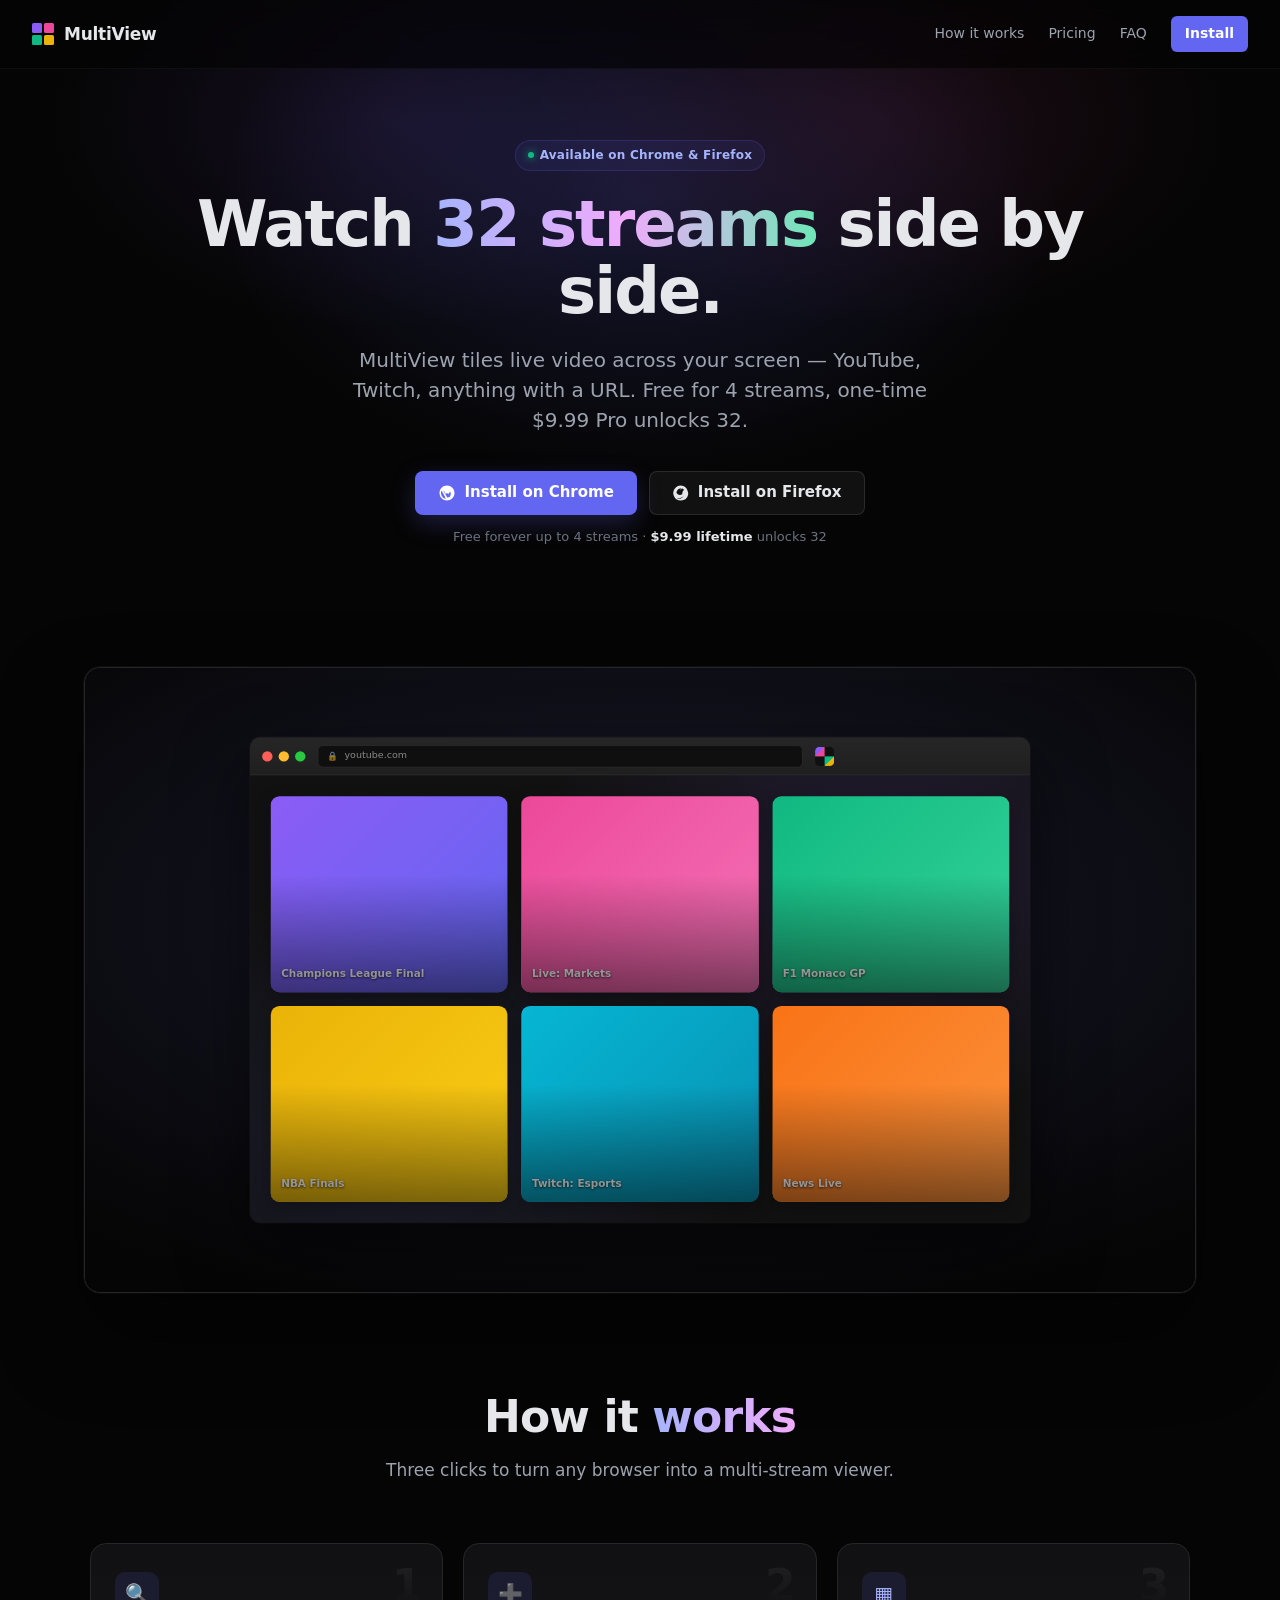
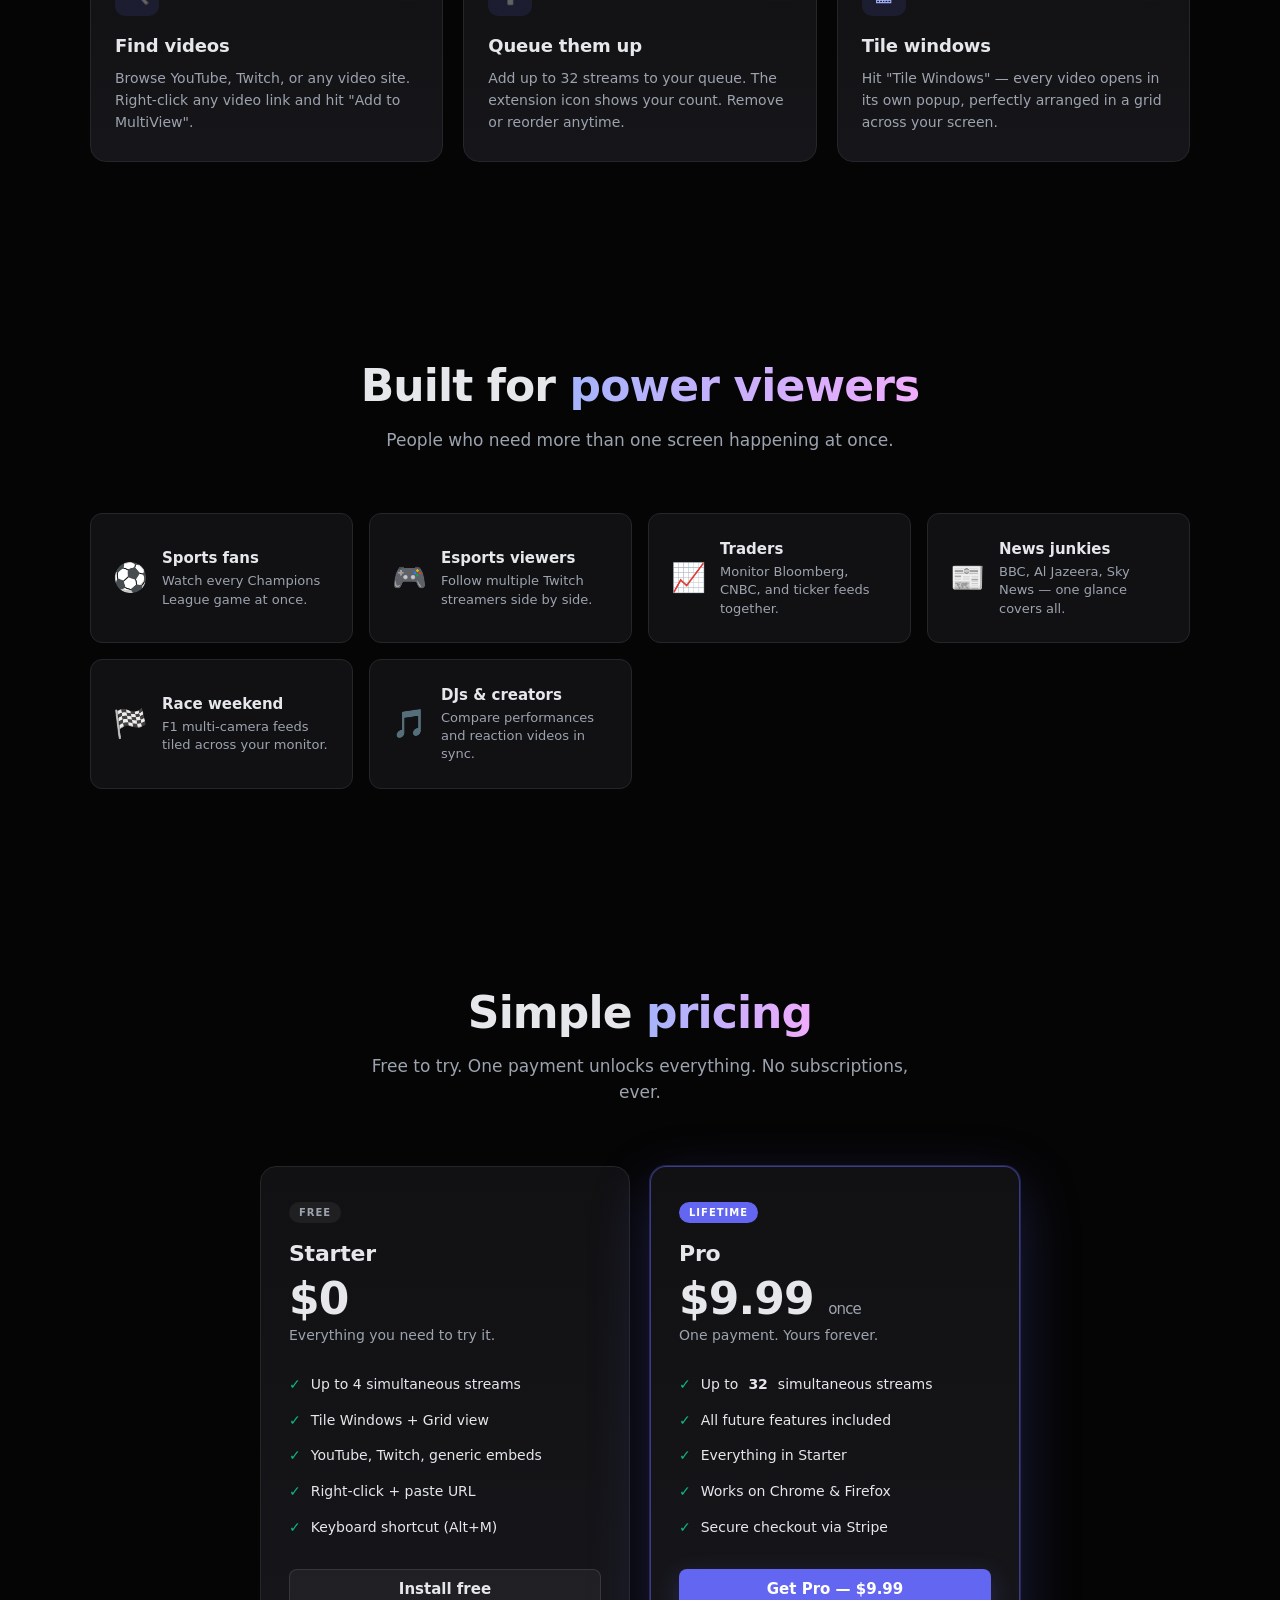
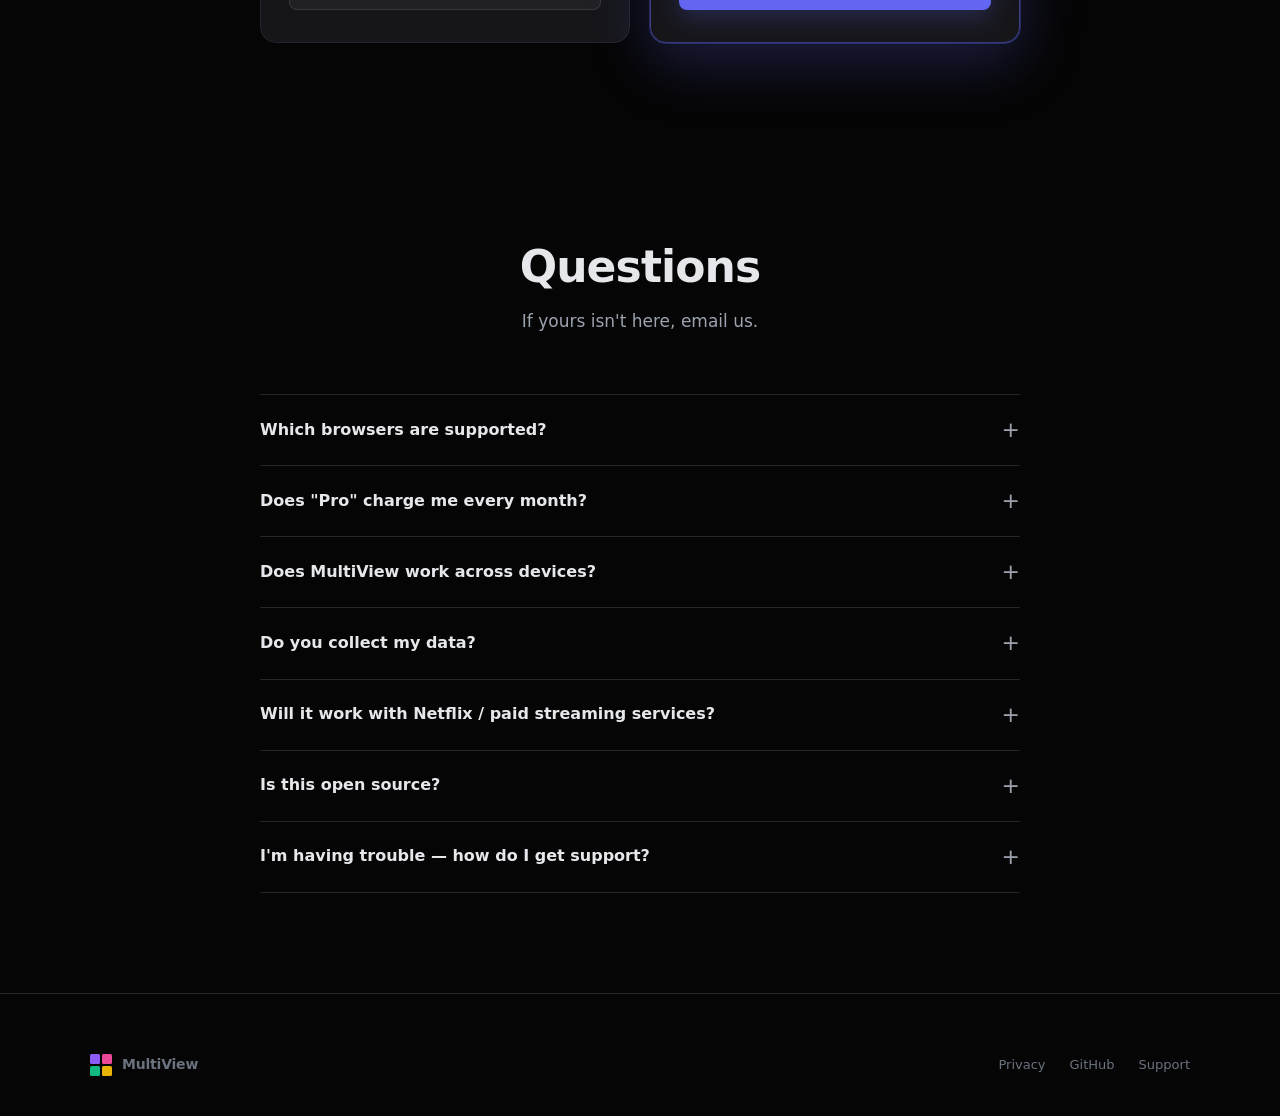
<file: docs/index.html>
<!DOCTYPE html>
<html lang="en">
<head>
<meta charset="utf-8" />
<meta name="viewport" content="width=device-width, initial-scale=1, viewport-fit=cover" />
<title>MultiView — Watch up to 32 videos simultaneously</title>
<meta name="description" content="Watch up to 32 YouTube, Twitch, and embedded videos side by side in a grid or tiled windows. Free for 4 streams, one-time $9.99 Pro upgrade unlocks 32." />
<meta property="og:title" content="MultiView — Watch up to 32 videos simultaneously" />
<meta property="og:description" content="Tile live video across your screen. Free for 4 streams, $9.99 Pro unlocks 32." />
<meta property="og:url" content="https://multiviewapp.net" />
<meta property="og:type" content="website" />
<meta name="twitter:card" content="summary_large_image" />
<link rel="icon" href="data:image/svg+xml;utf8,<svg xmlns='http://www.w3.org/2000/svg' viewBox='0 0 32 32'><rect width='14' height='14' x='1' y='1' rx='2' fill='%238b5cf6'/><rect width='14' height='14' x='17' y='1' rx='2' fill='%23ec4899'/><rect width='14' height='14' x='1' y='17' rx='2' fill='%2310b981'/><rect width='14' height='14' x='17' y='17' rx='2' fill='%23eab308'/></svg>" />
<style>
  :root {
    --accent: #6366f1;
    --accent-2: #a5b4fc;
    --accent-glow: rgba(99,102,241,.25);
    --bg: #050505;
    --bg-2: #0a0a0a;
    --panel: #111113;
    --panel-2: #16161a;
    --border: #26262a;
    --text: #e5e7eb;
    --muted: #9ca3af;
    --muted-2: #6b7280;
    --success: #10b981;
    --success-dim: #064e3b;
    --success-text: #6ee7b7;
  }
  * { margin: 0; padding: 0; box-sizing: border-box; }
  html { scroll-behavior: smooth; }
  body {
    background: var(--bg);
    color: var(--text);
    font: 500 16px/1.55 ui-sans-serif, -apple-system, BlinkMacSystemFont, "SF Pro Text", system-ui, "Segoe UI", "Helvetica Neue", sans-serif;
    -webkit-font-smoothing: antialiased;
    text-rendering: optimizeLegibility;
    overflow-x: hidden;
  }
  a { color: inherit; text-decoration: none; }

  /* ========== TOP BAR ========== */
  .topbar {
    position: fixed;
    top: 0; left: 0; right: 0;
    z-index: 100;
    display: flex;
    align-items: center;
    padding: 16px 32px;
    background: rgba(5,5,5,.72);
    backdrop-filter: blur(24px) saturate(180%);
    -webkit-backdrop-filter: blur(24px) saturate(180%);
    border-bottom: 1px solid rgba(255,255,255,.04);
  }
  .logo {
    display: flex; align-items: center; gap: 10px;
    font-weight: 700;
    font-size: 17px;
    letter-spacing: -0.015em;
  }
  .logo-mark {
    width: 22px; height: 22px;
    border-radius: 5px;
    display: grid;
    grid-template: 1fr 1fr / 1fr 1fr;
    gap: 1.5px;
  }
  .logo-mark span {
    border-radius: 1.5px;
  }
  .logo-mark span:nth-child(1) { background: #8b5cf6; }
  .logo-mark span:nth-child(2) { background: #ec4899; }
  .logo-mark span:nth-child(3) { background: #10b981; }
  .logo-mark span:nth-child(4) { background: #eab308; }
  .nav-links {
    margin-left: auto;
    display: flex;
    gap: 24px;
    align-items: center;
    font-size: 14px;
    color: var(--muted);
  }
  .nav-links a:hover { color: var(--text); }
  .nav-cta {
    padding: 7px 14px;
    background: var(--accent);
    color: white !important;
    border-radius: 6px;
    font-weight: 600;
  }
  .nav-cta:hover { background: #4f46e5; }

  /* ========== HERO ========== */
  .hero {
    position: relative;
    padding: 140px 24px 60px;
    text-align: center;
    overflow: hidden;
  }
  .hero::before {
    content: "";
    position: absolute;
    top: -200px; left: 50%;
    width: 1200px; height: 800px;
    transform: translateX(-50%);
    background:
      radial-gradient(600px 400px at 50% 50%, rgba(99,102,241,.18), transparent 70%),
      radial-gradient(500px 300px at 30% 40%, rgba(139,92,246,.12), transparent 70%),
      radial-gradient(500px 300px at 70% 40%, rgba(236,72,153,.10), transparent 70%);
    pointer-events: none;
    z-index: 0;
  }
  .hero > * { position: relative; z-index: 1; }

  .eyebrow {
    display: inline-flex;
    align-items: center;
    gap: 6px;
    padding: 5px 12px;
    background: rgba(99,102,241,.08);
    border: 1px solid rgba(99,102,241,.2);
    border-radius: 999px;
    font-size: 12px;
    font-weight: 600;
    color: var(--accent-2);
    letter-spacing: 0.02em;
    margin-bottom: 20px;
  }
  .eyebrow::before {
    content: "";
    width: 6px; height: 6px;
    border-radius: 50%;
    background: var(--success);
    box-shadow: 0 0 8px var(--success);
  }

  .hero h1 {
    font-size: clamp(36px, 6vw, 64px);
    font-weight: 800;
    line-height: 1.05;
    letter-spacing: -0.03em;
    max-width: 900px;
    margin: 0 auto 20px;
  }
  .hero h1 .gradient {
    background: linear-gradient(90deg, #a5b4fc, #f0abfc, #6ee7b7);
    -webkit-background-clip: text;
    -webkit-text-fill-color: transparent;
    background-clip: text;
  }
  .hero p.subtitle {
    font-size: clamp(16px, 2vw, 20px);
    line-height: 1.5;
    color: var(--muted);
    max-width: 620px;
    margin: 0 auto 36px;
  }
  .hero .ctas {
    display: flex;
    gap: 12px;
    justify-content: center;
    flex-wrap: wrap;
    margin-bottom: 12px;
  }

  .btn {
    display: inline-flex;
    align-items: center;
    gap: 8px;
    padding: 12px 22px;
    border-radius: 8px;
    font-weight: 600;
    font-size: 15px;
    line-height: 1;
    border: 1px solid transparent;
    transition: transform .15s, background .2s;
  }
  .btn:hover { transform: translateY(-1px); }
  .btn.primary {
    background: var(--accent);
    color: white;
    box-shadow: 0 8px 24px var(--accent-glow);
  }
  .btn.primary:hover { background: #4f46e5; }
  .btn.secondary {
    background: rgba(255,255,255,.05);
    color: var(--text);
    border-color: rgba(255,255,255,.1);
  }
  .btn.secondary:hover { background: rgba(255,255,255,.08); }
  .btn .icon { width: 18px; height: 18px; flex-shrink: 0; }

  .micro-proof {
    font-size: 13px;
    color: var(--muted-2);
    margin-top: 4px;
  }
  .micro-proof strong { color: var(--text); }

  /* ========== DEMO FRAME ========== */
  .demo-frame-wrap {
    max-width: 1160px;
    margin: 60px auto 0;
    padding: 0 24px;
    position: relative;
  }
  .demo-frame-wrap::before {
    content: "";
    position: absolute;
    inset: -40px -80px;
    background: radial-gradient(600px 300px at 50% 50%, rgba(99,102,241,.25), transparent 70%);
    pointer-events: none;
    z-index: -1;
  }
  .demo-iframe {
    width: 100%;
    aspect-ratio: 16 / 9;
    border: 1px solid var(--border);
    border-radius: 16px;
    background: var(--bg-2);
    box-shadow:
      0 40px 80px rgba(0,0,0,.5),
      0 0 0 1px rgba(255,255,255,.04);
    display: block;
  }

  /* ========== SECTIONS ========== */
  section {
    padding: 100px 24px;
    position: relative;
  }
  .container {
    max-width: 1100px;
    margin: 0 auto;
  }
  h2 {
    font-size: clamp(28px, 4vw, 44px);
    font-weight: 800;
    line-height: 1.1;
    letter-spacing: -0.02em;
    text-align: center;
    margin-bottom: 16px;
  }
  h2 .gradient {
    background: linear-gradient(90deg, #a5b4fc, #f0abfc);
    -webkit-background-clip: text;
    -webkit-text-fill-color: transparent;
    background-clip: text;
  }
  .section-sub {
    text-align: center;
    color: var(--muted);
    font-size: 17px;
    max-width: 560px;
    margin: 0 auto 60px;
  }

  /* ========== HOW IT WORKS ========== */
  .steps {
    display: grid;
    grid-template-columns: repeat(3, 1fr);
    gap: 20px;
  }
  .step {
    padding: 28px 24px;
    background: linear-gradient(180deg, var(--panel), var(--panel-2));
    border: 1px solid var(--border);
    border-radius: 16px;
    position: relative;
  }
  .step-num {
    position: absolute;
    top: 20px;
    right: 20px;
    font-size: 44px;
    font-weight: 800;
    background: linear-gradient(180deg, rgba(255,255,255,.06), transparent);
    -webkit-background-clip: text;
    -webkit-text-fill-color: transparent;
    background-clip: text;
    line-height: 1;
  }
  .step-icon {
    width: 44px; height: 44px;
    border-radius: 10px;
    background: rgba(99,102,241,.12);
    color: var(--accent-2);
    display: flex;
    align-items: center;
    justify-content: center;
    margin-bottom: 16px;
    font-size: 20px;
  }
  .step h3 {
    font-size: 18px;
    font-weight: 700;
    margin-bottom: 8px;
    letter-spacing: -0.01em;
  }
  .step p {
    font-size: 14px;
    color: var(--muted);
    line-height: 1.55;
  }

  /* ========== USE CASES ========== */
  .use-cases {
    display: grid;
    grid-template-columns: repeat(auto-fit, minmax(220px, 1fr));
    gap: 16px;
  }
  .use-card {
    padding: 24px 22px;
    background: var(--panel);
    border: 1px solid var(--border);
    border-radius: 12px;
    display: flex;
    align-items: center;
    gap: 14px;
    transition: border-color .2s, transform .15s;
  }
  .use-card:hover {
    border-color: rgba(99,102,241,.4);
    transform: translateY(-2px);
  }
  .use-emoji {
    font-size: 28px;
    line-height: 1;
  }
  .use-card h4 {
    font-size: 15px;
    font-weight: 700;
    margin-bottom: 2px;
  }
  .use-card p {
    font-size: 13px;
    color: var(--muted);
    line-height: 1.4;
  }

  /* ========== PRICING ========== */
  .pricing {
    display: grid;
    grid-template-columns: 1fr 1fr;
    gap: 20px;
    max-width: 760px;
    margin: 0 auto;
  }
  .plan {
    padding: 32px 28px;
    background: linear-gradient(180deg, var(--panel), var(--panel-2));
    border: 1px solid var(--border);
    border-radius: 16px;
    position: relative;
  }
  .plan.featured {
    border-color: rgba(99,102,241,.5);
    box-shadow: 0 0 0 1px rgba(99,102,241,.3), 0 20px 60px var(--accent-glow);
  }
  .plan-tag {
    display: inline-block;
    padding: 3px 10px;
    font-size: 10px;
    font-weight: 700;
    letter-spacing: 0.1em;
    text-transform: uppercase;
    border-radius: 999px;
    margin-bottom: 14px;
  }
  .plan.free .plan-tag { background: rgba(255,255,255,.06); color: var(--muted); }
  .plan.featured .plan-tag { background: var(--accent); color: white; }
  .plan-name {
    font-size: 22px;
    font-weight: 700;
    margin-bottom: 6px;
    letter-spacing: -0.01em;
  }
  .plan-price {
    font-size: 44px;
    font-weight: 800;
    line-height: 1;
    letter-spacing: -0.02em;
    margin-bottom: 4px;
  }
  .plan-price small {
    font-size: 15px;
    font-weight: 500;
    color: var(--muted);
  }
  .plan-blurb {
    color: var(--muted);
    font-size: 14px;
    margin-bottom: 20px;
  }
  .plan-feats {
    list-style: none;
    margin-bottom: 24px;
  }
  .plan-feats li {
    padding: 7px 0;
    font-size: 14px;
    display: flex;
    align-items: center;
    gap: 10px;
  }
  .plan-feats li::before {
    content: "✓";
    color: var(--success);
    font-weight: 700;
  }
  .plan .btn { width: 100%; justify-content: center; }

  /* ========== FAQ ========== */
  .faq {
    max-width: 760px;
    margin: 0 auto;
  }
  .faq details {
    border-top: 1px solid var(--border);
    padding: 18px 0;
  }
  .faq details:last-child { border-bottom: 1px solid var(--border); }
  .faq summary {
    cursor: pointer;
    font-weight: 600;
    font-size: 16px;
    display: flex;
    align-items: center;
    justify-content: space-between;
    list-style: none;
  }
  .faq summary::-webkit-details-marker { display: none; }
  .faq summary::after {
    content: "+";
    font-size: 22px;
    color: var(--muted);
    font-weight: 300;
    transition: transform .2s;
  }
  .faq details[open] summary::after { transform: rotate(45deg); }
  .faq details[open] summary { color: var(--accent-2); }
  .faq .answer {
    margin-top: 10px;
    color: var(--muted);
    font-size: 14px;
    line-height: 1.6;
  }
  .faq .answer a { color: var(--accent-2); }
  .faq .answer a:hover { text-decoration: underline; }

  /* ========== FOOTER ========== */
  footer {
    padding: 60px 24px 40px;
    border-top: 1px solid var(--border);
    color: var(--muted-2);
    font-size: 13px;
  }
  .footer-inner {
    max-width: 1100px;
    margin: 0 auto;
    display: flex;
    align-items: center;
    gap: 24px;
    flex-wrap: wrap;
  }
  .footer-inner .logo { font-size: 14px; }
  .footer-links {
    margin-left: auto;
    display: flex;
    gap: 24px;
  }
  .footer-links a:hover { color: var(--text); }

  /* ========== RESPONSIVE ========== */
  @media (max-width: 780px) {
    .topbar { padding: 14px 18px; }
    .nav-links { gap: 14px; }
    .nav-links a:not(.nav-cta) { display: none; }
    .hero { padding: 110px 18px 40px; }
    section { padding: 70px 18px; }
    .steps { grid-template-columns: 1fr; }
    .pricing { grid-template-columns: 1fr; }
  }
</style>
</head>
<body>

<div class="topbar">
  <a href="#" class="logo">
    <span class="logo-mark"><span></span><span></span><span></span><span></span></span>
    MultiView
  </a>
  <div class="nav-links">
    <a href="#how">How it works</a>
    <a href="#pricing">Pricing</a>
    <a href="#faq">FAQ</a>
    <a href="https://chromewebstore.google.com/detail/multiview/hbbgjnahoabdlcfpmlpomhajjajchbjn" class="nav-cta" target="_blank" rel="noopener">Install</a>
  </div>
</div>

<section class="hero">
  <div class="eyebrow">Available on Chrome &amp; Firefox</div>
  <h1>Watch <span class="gradient">32 streams</span> side by side.</h1>
  <p class="subtitle">MultiView tiles live video across your screen — YouTube, Twitch, anything with a URL. Free for 4 streams, one-time $9.99 Pro unlocks 32.</p>
  <div class="ctas">
    <a href="https://chromewebstore.google.com/detail/multiview/hbbgjnahoabdlcfpmlpomhajjajchbjn" class="btn primary" target="_blank" rel="noopener">
      <svg class="icon" viewBox="0 0 24 24" fill="currentColor"><path d="M12 2C6.48 2 2 6.48 2 12s4.48 10 10 10 10-4.48 10-10S17.52 2 12 2zm0 18c-4.41 0-8-3.59-8-8 0-1.13.24-2.21.66-3.18l4.85 8.4C8.96 18.54 10.4 20 12 20zm.35-2-4.87-8.44C8.23 8.09 9.46 7.5 12 7.5c3.06 0 5.56 2.24 5.56 5.5 0 3.26-2.5 5-5.21 5zm5.3-9.83C16.88 6.18 14.57 5 12 5 9.78 5 8.08 5.93 7 7.35l3.56 6.17C11.18 12.74 11.58 12 12 12c.42 0 .82.74 1.44 1.52L17.65 8.17zM19.34 8h-5.33C15.74 9.09 17 10.88 17 13c0 1.73-.62 3.21-1.65 4.18L11.5 20h.5c4.41 0 8-3.59 8-8 0-1.45-.39-2.81-1.06-4z"/></svg>
      Install on Chrome
    </a>
    <a href="https://addons.mozilla.org/en-US/firefox/addon/multiview-ext/" class="btn secondary" target="_blank" rel="noopener">
      <svg class="icon" viewBox="0 0 24 24" fill="currentColor"><path d="M20.97 9.66a10 10 0 00-3.5-5.5 9.9 9.9 0 00-2.45-1.56 10 10 0 00-10.4 2.4 10 10 0 00-1.92 11.24 10 10 0 009.05 5.75 10 10 0 009.84-7.9 10 10 0 00-.62-4.43zm-8.5-4.43a3.5 3.5 0 012.2.8 7 7 0 00-3.43 1.78 3.5 3.5 0 011.24-2.58zm-6.47 6.67a6 6 0 015.7-6.14 5.5 5.5 0 014.27 1.8 7 7 0 00-2.27 6 6 6 0 01-7.7-1.66zm9.8 3.36a4 4 0 01-.32.87 7 7 0 01-4.63 3.6 6 6 0 01-4.52-1.02 7.5 7.5 0 005.62-.44 7 7 0 003.85-3z"/></svg>
      Install on Firefox
    </a>
  </div>
  <p class="micro-proof">Free forever up to 4 streams · <strong>$9.99 lifetime</strong> unlocks 32</p>
</section>

<div class="demo-frame-wrap">
  <iframe class="demo-iframe" src="demo/" loading="lazy" title="MultiView demo"></iframe>
</div>

<section id="how">
  <div class="container">
    <h2>How it <span class="gradient">works</span></h2>
    <p class="section-sub">Three clicks to turn any browser into a multi-stream viewer.</p>
    <div class="steps">
      <div class="step">
        <div class="step-num">1</div>
        <div class="step-icon">🔍</div>
        <h3>Find videos</h3>
        <p>Browse YouTube, Twitch, or any video site. Right-click any video link and hit "Add to MultiView".</p>
      </div>
      <div class="step">
        <div class="step-num">2</div>
        <div class="step-icon">➕</div>
        <h3>Queue them up</h3>
        <p>Add up to 32 streams to your queue. The extension icon shows your count. Remove or reorder anytime.</p>
      </div>
      <div class="step">
        <div class="step-num">3</div>
        <div class="step-icon">▦</div>
        <h3>Tile windows</h3>
        <p>Hit "Tile Windows" — every video opens in its own popup, perfectly arranged in a grid across your screen.</p>
      </div>
    </div>
  </div>
</section>

<section>
  <div class="container">
    <h2>Built for <span class="gradient">power viewers</span></h2>
    <p class="section-sub">People who need more than one screen happening at once.</p>
    <div class="use-cases">
      <div class="use-card">
        <div class="use-emoji">⚽</div>
        <div>
          <h4>Sports fans</h4>
          <p>Watch every Champions League game at once.</p>
        </div>
      </div>
      <div class="use-card">
        <div class="use-emoji">🎮</div>
        <div>
          <h4>Esports viewers</h4>
          <p>Follow multiple Twitch streamers side by side.</p>
        </div>
      </div>
      <div class="use-card">
        <div class="use-emoji">📈</div>
        <div>
          <h4>Traders</h4>
          <p>Monitor Bloomberg, CNBC, and ticker feeds together.</p>
        </div>
      </div>
      <div class="use-card">
        <div class="use-emoji">📰</div>
        <div>
          <h4>News junkies</h4>
          <p>BBC, Al Jazeera, Sky News — one glance covers all.</p>
        </div>
      </div>
      <div class="use-card">
        <div class="use-emoji">🏁</div>
        <div>
          <h4>Race weekend</h4>
          <p>F1 multi-camera feeds tiled across your monitor.</p>
        </div>
      </div>
      <div class="use-card">
        <div class="use-emoji">🎵</div>
        <div>
          <h4>DJs &amp; creators</h4>
          <p>Compare performances and reaction videos in sync.</p>
        </div>
      </div>
    </div>
  </div>
</section>

<section id="pricing">
  <div class="container">
    <h2>Simple <span class="gradient">pricing</span></h2>
    <p class="section-sub">Free to try. One payment unlocks everything. No subscriptions, ever.</p>
    <div class="pricing">
      <div class="plan free">
        <span class="plan-tag">Free</span>
        <div class="plan-name">Starter</div>
        <div class="plan-price">$0</div>
        <p class="plan-blurb">Everything you need to try it.</p>
        <ul class="plan-feats">
          <li>Up to 4 simultaneous streams</li>
          <li>Tile Windows + Grid view</li>
          <li>YouTube, Twitch, generic embeds</li>
          <li>Right-click + paste URL</li>
          <li>Keyboard shortcut (Alt+M)</li>
        </ul>
        <a href="https://chromewebstore.google.com/detail/multiview/hbbgjnahoabdlcfpmlpomhajjajchbjn" class="btn secondary" target="_blank" rel="noopener">Install free</a>
      </div>
      <div class="plan featured">
        <span class="plan-tag">Lifetime</span>
        <div class="plan-name">Pro</div>
        <div class="plan-price">$9.99 <small>once</small></div>
        <p class="plan-blurb">One payment. Yours forever.</p>
        <ul class="plan-feats">
          <li>Up to <strong>32</strong> simultaneous streams</li>
          <li>All future features included</li>
          <li>Everything in Starter</li>
          <li>Works on Chrome &amp; Firefox</li>
          <li>Secure checkout via Stripe</li>
        </ul>
        <a href="https://chromewebstore.google.com/detail/multiview/hbbgjnahoabdlcfpmlpomhajjajchbjn" class="btn primary" target="_blank" rel="noopener">Get Pro — $9.99</a>
      </div>
    </div>
  </div>
</section>

<section id="faq">
  <div class="container">
    <h2>Questions</h2>
    <p class="section-sub">If yours isn't here, <a href="mailto:multiview@duck.com">email us</a>.</p>
    <div class="faq">
      <details>
        <summary>Which browsers are supported?</summary>
        <div class="answer">Chrome, Edge, Brave, Opera, and Arc (all Chromium-based) plus Firefox. Safari isn't supported yet — the Mac App Store's in-app purchase rules make it a separate build; we may add it later.</div>
      </details>
      <details>
        <summary>Does "Pro" charge me every month?</summary>
        <div class="answer">No. $9.99 is a one-time payment for a lifetime license. No subscription, no recurring charge. All future features are included.</div>
      </details>
      <details>
        <summary>Does MultiView work across devices?</summary>
        <div class="answer">Your Pro license is tied to the email you use at checkout. You can restore it on any browser where you install MultiView by clicking "Restore purchase" in the popup.</div>
      </details>
      <details>
        <summary>Do you collect my data?</summary>
        <div class="answer">No browsing history, no analytics, no tracking, no ads. Your video queue is stored locally in your browser. The optional Pro upgrade uses ExtensionPay (Stripe) — only your email and card info go to them during checkout. Full details in the <a href="privacy.html">privacy policy</a>.</div>
      </details>
      <details>
        <summary>Will it work with Netflix / paid streaming services?</summary>
        <div class="answer">Only with content that allows embedding. Netflix, HBO, and most subscription services block embedding via DRM, so they won't tile. YouTube, Twitch, Dailymotion, Vimeo, and any publicly embeddable video site work fine.</div>
      </details>
      <details>
        <summary>Is this open source?</summary>
        <div class="answer">Yes. Source code is on <a href="https://github.com/motaly86/multiview" target="_blank" rel="noopener">GitHub</a>. Licensed under MIT.</div>
      </details>
      <details>
        <summary>I'm having trouble — how do I get support?</summary>
        <div class="answer">Email <a href="mailto:multiview@duck.com">multiview@duck.com</a> or open an issue on <a href="https://github.com/motaly86/multiview/issues" target="_blank" rel="noopener">GitHub</a>. We usually reply within a day.</div>
      </details>
    </div>
  </div>
</section>

<footer>
  <div class="footer-inner">
    <a href="#" class="logo">
      <span class="logo-mark"><span></span><span></span><span></span><span></span></span>
      MultiView
    </a>
    <div class="footer-links">
      <a href="privacy.html">Privacy</a>
      <a href="https://github.com/motaly86/multiview" target="_blank" rel="noopener">GitHub</a>
      <a href="mailto:multiview@duck.com">Support</a>
    </div>
  </div>
</footer>

</body>
</html>
</file>
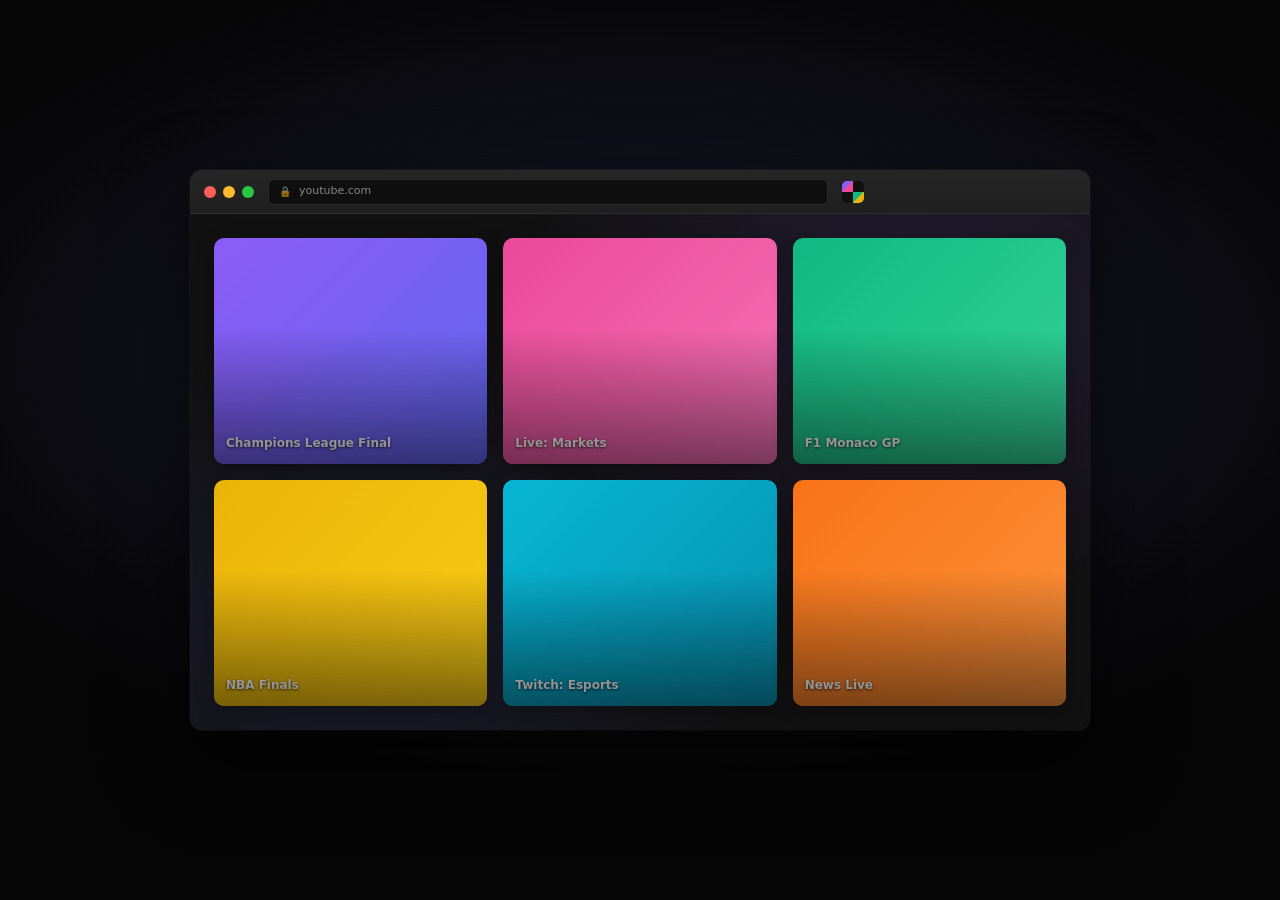
<file: docs/demo/index.html>
<!DOCTYPE html>
<html lang="en">
<head>
<meta charset="utf-8" />
<meta name="viewport" content="width=device-width,initial-scale=1" />
<title>MultiView — Demo</title>
<style>
  :root {
    --accent: #6366f1;
    --accent-2: #a5b4fc;
    --bg: #0a0a0a;
    --panel: #111;
    --panel-2: #1a1a1a;
    --border: #2a2a2a;
    --text: #e5e7eb;
    --muted: #6b7280;
    --cycle: 16s;
    --t1: #8b5cf6;
    --t2: #ec4899;
    --t3: #10b981;
    --t4: #eab308;
    --t5: #06b6d4;
    --t6: #f97316;
    --t7: #ef4444;
    --t8: #84cc16;
  }
  * { margin: 0; padding: 0; box-sizing: border-box; }
  html, body { height: 100%; overflow: hidden; }
  body {
    background: radial-gradient(1200px 600px at 50% 40%, #1a1a2e, #050505 70%);
    color: var(--text);
    font: 500 14px/1.3 -apple-system, BlinkMacSystemFont, "SF Pro Text", system-ui, sans-serif;
    -webkit-font-smoothing: antialiased;
    display: flex;
    align-items: center;
    justify-content: center;
  }

  .stage-wrap {
    width: 100vw;
    height: 100vh;
    display: flex;
    align-items: center;
    justify-content: center;
    overflow: hidden;
  }
  .stage {
    position: relative;
    width: 1280px;
    height: 720px;
    flex-shrink: 0;
    border-radius: 16px;
    transform: scale(var(--fit, 1));
    transform-origin: center;
  }

  /* === BROWSER WINDOW === */
  .browser {
    position: absolute;
    top: 50%; left: 50%;
    transform: translate(-50%, -50%) scale(1);
    width: 900px;
    height: 560px;
    background: var(--panel-2);
    border-radius: 12px;
    box-shadow:
      0 30px 80px rgba(0,0,0,.55),
      0 0 0 1px rgba(255,255,255,.04);
    overflow: hidden;
    opacity: 1;
    animation: browser-life var(--cycle) infinite cubic-bezier(.2,.7,.3,1);
  }

  .chrome-bar {
    height: 44px;
    background: linear-gradient(#262626, #1f1f1f);
    display: flex;
    align-items: center;
    padding: 0 14px;
    gap: 14px;
    border-bottom: 1px solid rgba(255,255,255,.04);
  }
  .tl { display: flex; gap: 7px; }
  .tl span { width: 12px; height: 12px; border-radius: 50%; }
  .tl span:nth-child(1) { background: #ff5f57; }
  .tl span:nth-child(2) { background: #febc2e; }
  .tl span:nth-child(3) { background: #28c840; }
  .urlbar {
    flex: 1;
    height: 26px;
    background: #0f0f0f;
    border: 1px solid #2a2a2a;
    border-radius: 6px;
    display: flex;
    align-items: center;
    padding: 0 10px;
    color: #888;
    font-size: 11px;
    max-width: 560px;
  }
  .urlbar::before {
    content: "🔒";
    margin-right: 8px;
    opacity: .6;
    font-size: 10px;
  }
  .toolbar-icons {
    display: flex;
    gap: 10px;
    align-items: center;
  }
  .ext-icon {
    width: 22px; height: 22px;
    border-radius: 5px;
    background:
      linear-gradient(135deg, var(--t1) 0 50%, var(--t2) 50% 100%) top left/50% 50% no-repeat,
      linear-gradient(135deg, var(--t3) 0 50%, var(--t4) 50% 100%) bottom right/50% 50% no-repeat,
      var(--panel);
    position: relative;
    box-shadow: 0 0 0 2px transparent;
    transition: box-shadow .2s;
  }
  .ext-icon::after {
    content: "";
    position: absolute;
    inset: 0;
    display: grid;
    grid-template: 1fr 1fr / 1fr 1fr;
    gap: 2px;
    padding: 2px;
  }

  /* Browser content — a sample YouTube-like page */
  .browser-body {
    height: calc(100% - 44px);
    padding: 24px;
    background:
      radial-gradient(400px 300px at 80% 20%, rgba(139,92,246,.15), transparent),
      radial-gradient(400px 300px at 20% 80%, rgba(99,102,241,.12), transparent),
      var(--panel);
    position: relative;
  }
  .site-thumbnails {
    display: grid;
    grid-template: repeat(2, 1fr) / repeat(3, 1fr);
    gap: 16px;
    height: 100%;
  }
  .site-thumb {
    border-radius: 10px;
    position: relative;
    overflow: hidden;
    box-shadow: 0 6px 20px rgba(0,0,0,.3);
  }
  .site-thumb .meta {
    position: absolute;
    left: 12px; bottom: 12px; right: 12px;
    font-size: 12px;
    font-weight: 600;
    color: #fff;
    text-shadow: 0 1px 3px rgba(0,0,0,.7);
  }
  .site-thumb::after {
    content: "";
    position: absolute;
    inset: 0;
    background: linear-gradient(180deg, transparent 40%, rgba(0,0,0,.5));
  }

  /* === RIGHT-CLICK CONTEXT MENU === */
  .cursor {
    position: absolute;
    top: 158px;
    left: 260px;
    width: 22px;
    height: 24px;
    z-index: 20;
    opacity: 0;
    filter: drop-shadow(0 2px 4px rgba(0,0,0,.5));
    pointer-events: none;
    animation: cursor-life var(--cycle) infinite;
  }
  .cursor::before {
    content: "";
    position: absolute;
    inset: 0;
    background: url("data:image/svg+xml;utf8,<svg xmlns='http://www.w3.org/2000/svg' viewBox='0 0 24 24'><path d='M3 2 L3 19 L8 15 L11 22 L14 20 L11 13 L18 13 Z' fill='white' stroke='black' stroke-width='1.2' stroke-linejoin='round'/></svg>") no-repeat center / contain;
  }

  .ctx-menu {
    position: absolute;
    top: 175px;
    left: 275px;
    min-width: 220px;
    background: rgba(38, 38, 42, 0.96);
    backdrop-filter: blur(20px);
    -webkit-backdrop-filter: blur(20px);
    border: 1px solid rgba(255,255,255,.08);
    border-radius: 8px;
    padding: 5px;
    box-shadow: 0 12px 40px rgba(0,0,0,.55);
    z-index: 19;
    opacity: 0;
    transform: translateY(-4px) scale(.96);
    transform-origin: top left;
    animation: ctx-life var(--cycle) infinite;
    font-size: 12px;
    color: #e5e7eb;
  }
  .ctx-item {
    padding: 6px 10px;
    border-radius: 4px;
    display: flex;
    align-items: center;
    gap: 8px;
    line-height: 1;
  }
  .ctx-item.hl {
    background: var(--accent);
    color: white;
    animation: ctx-hl var(--cycle) infinite;
  }
  .ctx-icon {
    width: 14px; height: 14px;
    border-radius: 3px;
    background:
      linear-gradient(135deg, var(--t1) 0 50%, var(--t2) 50% 100%) top left/50% 50% no-repeat,
      linear-gradient(135deg, var(--t3) 0 50%, var(--t4) 50% 100%) bottom right/50% 50% no-repeat;
    flex-shrink: 0;
  }
  .ctx-sep {
    height: 1px;
    background: rgba(255,255,255,.08);
    margin: 5px 4px;
  }

  /* === POPUP === */
  .popup {
    position: absolute;
    top: 60px;
    right: 20px;
    width: 340px;
    max-height: 500px;
    background: var(--panel);
    border: 1px solid #2a2a2a;
    border-radius: 10px;
    color: #eee;
    font-size: 13px;
    box-shadow: 0 20px 60px rgba(0,0,0,.6);
    opacity: 0;
    transform: translateY(-10px) scale(.96);
    animation: popup-life var(--cycle) infinite cubic-bezier(.2,.7,.3,1);
    overflow: hidden;
  }
  .popup-hdr {
    display: flex;
    align-items: center;
    gap: 10px;
    padding: 12px 14px;
    background: #181818;
    border-bottom: 1px solid #2a2a2a;
  }
  .popup-title {
    font-weight: 700;
    font-size: 15px;
    color: var(--accent-2);
    letter-spacing: -0.01em;
  }
  .popup-count {
    margin-left: auto;
    font-size: 11px;
    color: #9ca3af;
    font-variant-numeric: tabular-nums;
  }
  .pro-pill {
    font-size: 10px;
    font-weight: 600;
    padding: 2px 8px;
    border-radius: 999px;
    background: #064e3b;
    color: #6ee7b7;
    letter-spacing: .02em;
  }

  .popup-actions {
    display: flex;
    gap: 6px;
    padding: 10px 14px;
    border-bottom: 1px solid #1a1a1a;
  }
  .btn {
    flex: 1;
    background: #2a2a2a;
    border: 1px solid #3a3a3a;
    color: #ddd;
    padding: 7px 8px;
    border-radius: 6px;
    font: 600 11px/1 inherit;
    text-align: center;
    position: relative;
  }
  .btn.primary {
    background: var(--accent);
    border-color: #818cf8;
    color: white;
    animation: btn-pulse var(--cycle) infinite;
  }

  .popup-paste {
    display: flex;
    gap: 6px;
    padding: 10px 14px;
    border-bottom: 1px solid #1a1a1a;
  }
  .paste-input {
    flex: 1;
    background: #1a1a1a;
    border: 1px solid #333;
    border-radius: 6px;
    padding: 6px 10px;
    font-size: 11px;
    color: #888;
  }
  .add-btn {
    padding: 6px 12px;
    background: #2a2a2a;
    border: 1px solid #3a3a3a;
    border-radius: 6px;
    font: 600 11px/1 inherit;
    color: #ddd;
  }

  .queue {
    max-height: 240px;
    overflow: hidden;
    padding: 6px 0;
  }
  .queue-item {
    display: flex;
    align-items: center;
    gap: 10px;
    padding: 7px 14px;
    opacity: 0;
    transform: translateX(8px);
  }
  .queue-thumb {
    width: 42px; height: 28px;
    border-radius: 4px;
    flex-shrink: 0;
  }
  .queue-info { flex: 1; min-width: 0; }
  .queue-name {
    font-size: 12px;
    font-weight: 500;
    color: #e5e7eb;
    white-space: nowrap;
    overflow: hidden;
    text-overflow: ellipsis;
  }
  .queue-site {
    font-size: 10px;
    color: #6b7280;
    text-transform: capitalize;
  }

  .queue-item:nth-child(1) { animation: q-in var(--cycle) infinite; animation-delay: calc(var(--cycle) * 0); }
  .queue-item:nth-child(2) { animation: q-in var(--cycle) infinite; animation-delay: calc(var(--cycle) * 0.02); }
  .queue-item:nth-child(3) { animation: q-in var(--cycle) infinite; animation-delay: calc(var(--cycle) * 0.04); }
  .queue-item:nth-child(4) { animation: q-in var(--cycle) infinite; animation-delay: calc(var(--cycle) * 0.06); }
  .queue-item:nth-child(5) { animation: q-in var(--cycle) infinite; animation-delay: calc(var(--cycle) * 0.08); }
  .queue-item:nth-child(6) { animation: q-in var(--cycle) infinite; animation-delay: calc(var(--cycle) * 0.10); }
  .queue-item:nth-child(7) { animation: q-in var(--cycle) infinite; animation-delay: calc(var(--cycle) * 0.12); }
  .queue-item:nth-child(8) { animation: q-in var(--cycle) infinite; animation-delay: calc(var(--cycle) * 0.14); }
  .queue-item:nth-child(9) { animation: q-in var(--cycle) infinite; animation-delay: calc(var(--cycle) * 0.16); }
  .queue-item:nth-child(10) { animation: q-in var(--cycle) infinite; animation-delay: calc(var(--cycle) * 0.18); }
  .queue-item:nth-child(11) { animation: q-in var(--cycle) infinite; animation-delay: calc(var(--cycle) * 0.20); }
  .queue-item:nth-child(12) { animation: q-in var(--cycle) infinite; animation-delay: calc(var(--cycle) * 0.22); }

  /* Count that animates */
  .num {
    display: inline-block;
    animation: count-up var(--cycle) infinite steps(1);
  }

  /* === TILE GRID (payoff shot) === */
  .tile-grid {
    position: absolute;
    inset: 0;
    display: grid;
    grid-template: repeat(3, 1fr) / repeat(4, 1fr);
    gap: 8px;
    padding: 30px;
    opacity: 0;
    animation: grid-life var(--cycle) infinite cubic-bezier(.2,.7,.3,1);
  }
  .tile {
    background: var(--panel-2);
    border-radius: 8px;
    position: relative;
    overflow: hidden;
    transform: scale(.92);
    opacity: 0;
    box-shadow: 0 10px 30px rgba(0,0,0,.5);
  }
  .tile::before {
    content: "";
    position: absolute;
    top: 8px; left: 8px;
    width: 6px; height: 6px;
    border-radius: 50%;
    background: #ef4444;
    box-shadow: 0 0 8px #ef4444;
  }
  .tile::after {
    content: "● LIVE";
    position: absolute;
    top: 6px; left: 18px;
    font-size: 9px;
    font-weight: 700;
    letter-spacing: .1em;
    color: #ef4444;
  }
  .tile .label {
    position: absolute;
    left: 10px; bottom: 8px;
    font-size: 11px;
    font-weight: 600;
    color: #fff;
    text-shadow: 0 1px 2px rgba(0,0,0,.8);
  }
  .tile:nth-child(1)  { animation: tile-in var(--cycle) infinite both; animation-delay: calc(var(--cycle) * 0.005); }
  .tile:nth-child(2)  { animation: tile-in var(--cycle) infinite both; animation-delay: calc(var(--cycle) * 0.010); }
  .tile:nth-child(3)  { animation: tile-in var(--cycle) infinite both; animation-delay: calc(var(--cycle) * 0.015); }
  .tile:nth-child(4)  { animation: tile-in var(--cycle) infinite both; animation-delay: calc(var(--cycle) * 0.020); }
  .tile:nth-child(5)  { animation: tile-in var(--cycle) infinite both; animation-delay: calc(var(--cycle) * 0.025); }
  .tile:nth-child(6)  { animation: tile-in var(--cycle) infinite both; animation-delay: calc(var(--cycle) * 0.030); }
  .tile:nth-child(7)  { animation: tile-in var(--cycle) infinite both; animation-delay: calc(var(--cycle) * 0.035); }
  .tile:nth-child(8)  { animation: tile-in var(--cycle) infinite both; animation-delay: calc(var(--cycle) * 0.040); }
  .tile:nth-child(9)  { animation: tile-in var(--cycle) infinite both; animation-delay: calc(var(--cycle) * 0.045); }
  .tile:nth-child(10) { animation: tile-in var(--cycle) infinite both; animation-delay: calc(var(--cycle) * 0.050); }
  .tile:nth-child(11) { animation: tile-in var(--cycle) infinite both; animation-delay: calc(var(--cycle) * 0.055); }
  .tile:nth-child(12) { animation: tile-in var(--cycle) infinite both; animation-delay: calc(var(--cycle) * 0.060); }

  /* === KEYFRAMES === */
  @keyframes cursor-life {
    0%, 3%    { opacity: 0; transform: translate(-40px, -20px); }
    6%, 17%   { opacity: 1; transform: translate(0, 0); }
    20%, 100% { opacity: 0; transform: translate(4px, 2px); }
  }
  @keyframes ctx-life {
    0%, 6%    { opacity: 0; transform: translateY(-4px) scale(.96); }
    9%, 17%   { opacity: 1; transform: translateY(0) scale(1); }
    20%, 100% { opacity: 0; transform: translateY(-4px) scale(.98); }
  }
  @keyframes ctx-hl {
    0%, 11%   { background: transparent; color: #e5e7eb; }
    13%, 17%  { background: var(--accent); color: white; }
    20%, 100% { background: transparent; color: #e5e7eb; }
  }
  @keyframes browser-life {
    0%, 5%        { opacity: 0; transform: translate(-50%, -50%) scale(.96); }
    10%, 55%      { opacity: 1; transform: translate(-50%, -50%) scale(1); }
    62%           { opacity: 0; transform: translate(-50%, -50%) scale(1.04); }
    92%, 100%     { opacity: 0; transform: translate(-50%, -50%) scale(.96); }
  }
  @keyframes popup-life {
    0%, 8%        { opacity: 0; transform: translateY(-10px) scale(.96); }
    12%, 55%      { opacity: 1; transform: translateY(0) scale(1); }
    62%           { opacity: 0; transform: translateY(-8px) scale(.96); }
    100%          { opacity: 0; }
  }
  @keyframes q-in {
    0%, 18% { opacity: 0; transform: translateX(8px); }
    22%, 58% { opacity: 1; transform: translateX(0); }
    62%      { opacity: 0; }
    100%     { opacity: 0; }
  }
  @keyframes btn-pulse {
    0%, 48%  { box-shadow: 0 0 0 0 rgba(99,102,241,0); }
    50%      { box-shadow: 0 0 0 0 rgba(99,102,241,.7); }
    56%      { box-shadow: 0 0 0 14px rgba(99,102,241,0); }
    100%     { box-shadow: 0 0 0 0 rgba(99,102,241,0); }
  }
  @keyframes grid-life {
    0%, 58%      { opacity: 0; }
    66%, 90%     { opacity: 1; }
    96%, 100%    { opacity: 0; }
  }
  @keyframes tile-in {
    0%, 60%    { opacity: 0; transform: scale(.5) translateY(20px); }
    68%, 92%   { opacity: 1; transform: scale(1) translateY(0); }
    98%, 100%  { opacity: 0; }
  }

  /* Count sequence via background trick — use <span class="num" data-n> */
  .counter {
    font-variant-numeric: tabular-nums;
    font-weight: 600;
    color: var(--accent-2);
  }
  .counter::before {
    content: "0";
    animation: count-text var(--cycle) infinite steps(1);
  }
  @keyframes count-text {
    0%, 21%  { content: "0"; }
    23%      { content: "1"; }
    25%      { content: "2"; }
    27%      { content: "3"; }
    29%      { content: "4"; }
    31%      { content: "5"; }
    33%      { content: "6"; }
    35%      { content: "7"; }
    37%      { content: "8"; }
    39%      { content: "9"; }
    41%      { content: "10"; }
    43%      { content: "11"; }
    45%      { content: "12"; }
    58%, 100% { content: "12"; }
  }

  /* Site thumbnail colors */
  .st1 { background: linear-gradient(135deg, #8b5cf6, #6366f1); }
  .st2 { background: linear-gradient(135deg, #ec4899, #f472b6); }
  .st3 { background: linear-gradient(135deg, #10b981, #34d399); }
  .st4 { background: linear-gradient(135deg, #eab308, #facc15); }
  .st5 { background: linear-gradient(135deg, #06b6d4, #0891b2); }
  .st6 { background: linear-gradient(135deg, #f97316, #fb923c); }

  .q1 { background: linear-gradient(135deg, #8b5cf6, #6366f1); }
  .q2 { background: linear-gradient(135deg, #ec4899, #f472b6); }
  .q3 { background: linear-gradient(135deg, #10b981, #34d399); }
  .q4 { background: linear-gradient(135deg, #eab308, #facc15); }
  .q5 { background: linear-gradient(135deg, #06b6d4, #0891b2); }
  .q6 { background: linear-gradient(135deg, #f97316, #fb923c); }
  .q7 { background: linear-gradient(135deg, #ef4444, #f87171); }
  .q8 { background: linear-gradient(135deg, #84cc16, #a3e635); }

  .tl1  { background: linear-gradient(135deg, #8b5cf6, #6366f1); }
  .tl2  { background: linear-gradient(135deg, #ec4899, #f472b6); }
  .tl3  { background: linear-gradient(135deg, #10b981, #34d399); }
  .tl4  { background: linear-gradient(135deg, #eab308, #facc15); }
  .tl5  { background: linear-gradient(135deg, #06b6d4, #0891b2); }
  .tl6  { background: linear-gradient(135deg, #f97316, #fb923c); }
  .tl7  { background: linear-gradient(135deg, #ef4444, #f87171); }
  .tl8  { background: linear-gradient(135deg, #84cc16, #a3e635); }
  .tl9  { background: linear-gradient(135deg, #3b82f6, #60a5fa); }
  .tl10 { background: linear-gradient(135deg, #d946ef, #e879f9); }
  .tl11 { background: linear-gradient(135deg, #14b8a6, #2dd4bf); }
  .tl12 { background: linear-gradient(135deg, #f59e0b, #fbbf24); }
</style>
</head>
<body>
  <div class="stage-wrap">
  <div class="stage">

    <!-- Browser window -->
    <div class="browser">
      <div class="chrome-bar">
        <div class="tl"><span></span><span></span><span></span></div>
        <div class="urlbar">youtube.com</div>
        <div class="toolbar-icons">
          <div class="ext-icon"></div>
        </div>
      </div>
      <div class="browser-body">
        <div class="ctx-menu">
          <div class="ctx-item">Back</div>
          <div class="ctx-item">Reload</div>
          <div class="ctx-sep"></div>
          <div class="ctx-item hl"><span class="ctx-icon"></span>Add to MultiView</div>
          <div class="ctx-sep"></div>
          <div class="ctx-item">Save video as…</div>
          <div class="ctx-item">Copy video link</div>
          <div class="ctx-item">Inspect</div>
        </div>
        <div class="cursor"></div>
        <div class="site-thumbnails">
          <div class="site-thumb st1"><div class="meta">Champions League Final</div></div>
          <div class="site-thumb st2"><div class="meta">Live: Markets</div></div>
          <div class="site-thumb st3"><div class="meta">F1 Monaco GP</div></div>
          <div class="site-thumb st4"><div class="meta">NBA Finals</div></div>
          <div class="site-thumb st5"><div class="meta">Twitch: Esports</div></div>
          <div class="site-thumb st6"><div class="meta">News Live</div></div>
        </div>
      </div>
    </div>

    <!-- Popup -->
    <div class="popup">
      <div class="popup-hdr">
        <span class="popup-title">MultiView</span>
        <span class="popup-count"><span class="counter"></span> / 32</span>
        <span class="pro-pill">Pro</span>
      </div>
      <div class="popup-actions">
        <div class="btn primary">▦ Tile</div>
        <div class="btn">Close</div>
        <div class="btn">Queue</div>
      </div>
      <div class="popup-paste">
        <div class="paste-input">Paste video URL…</div>
        <div class="add-btn">Add</div>
      </div>
      <div class="queue">
        <div class="queue-item"><div class="queue-thumb q1"></div><div class="queue-info"><div class="queue-name">Champions League Final</div><div class="queue-site">youtube</div></div></div>
        <div class="queue-item"><div class="queue-thumb q2"></div><div class="queue-info"><div class="queue-name">Live: S&amp;P 500 Ticker</div><div class="queue-site">generic</div></div></div>
        <div class="queue-item"><div class="queue-thumb q3"></div><div class="queue-info"><div class="queue-name">F1 Monaco Grand Prix</div><div class="queue-site">youtube</div></div></div>
        <div class="queue-item"><div class="queue-thumb q4"></div><div class="queue-info"><div class="queue-name">NBA Finals Game 7</div><div class="queue-site">youtube</div></div></div>
        <div class="queue-item"><div class="queue-thumb q5"></div><div class="queue-info"><div class="queue-name">shroud — Valorant</div><div class="queue-site">twitch</div></div></div>
        <div class="queue-item"><div class="queue-thumb q6"></div><div class="queue-info"><div class="queue-name">BBC News Live</div><div class="queue-site">youtube</div></div></div>
        <div class="queue-item"><div class="queue-thumb q7"></div><div class="queue-info"><div class="queue-name">Bloomberg Markets</div><div class="queue-site">generic</div></div></div>
        <div class="queue-item"><div class="queue-thumb q8"></div><div class="queue-info"><div class="queue-name">Premier League Highlights</div><div class="queue-site">youtube</div></div></div>
      </div>
    </div>

    <!-- Tile grid (payoff) -->
    <div class="tile-grid">
      <div class="tile tl1"><div class="label">Champions League</div></div>
      <div class="tile tl2"><div class="label">Markets Live</div></div>
      <div class="tile tl3"><div class="label">F1 Monaco GP</div></div>
      <div class="tile tl4"><div class="label">NBA Finals</div></div>
      <div class="tile tl5"><div class="label">Valorant</div></div>
      <div class="tile tl6"><div class="label">BBC News</div></div>
      <div class="tile tl7"><div class="label">Bloomberg</div></div>
      <div class="tile tl8"><div class="label">Premier League</div></div>
      <div class="tile tl9"><div class="label">Crypto Live</div></div>
      <div class="tile tl10"><div class="label">Counter-Strike</div></div>
      <div class="tile tl11"><div class="label">Formula E</div></div>
      <div class="tile tl12"><div class="label">Al Jazeera</div></div>
    </div>

  </div>
  </div>
  <script>
    (function fit() {
      const w = 1280, h = 720;
      function update() {
        const s = Math.min(window.innerWidth / w, window.innerHeight / h, 1);
        document.documentElement.style.setProperty('--fit', s);
      }
      window.addEventListener('resize', update);
      update();
    })();
  </script>
</body>
</html>
</file>
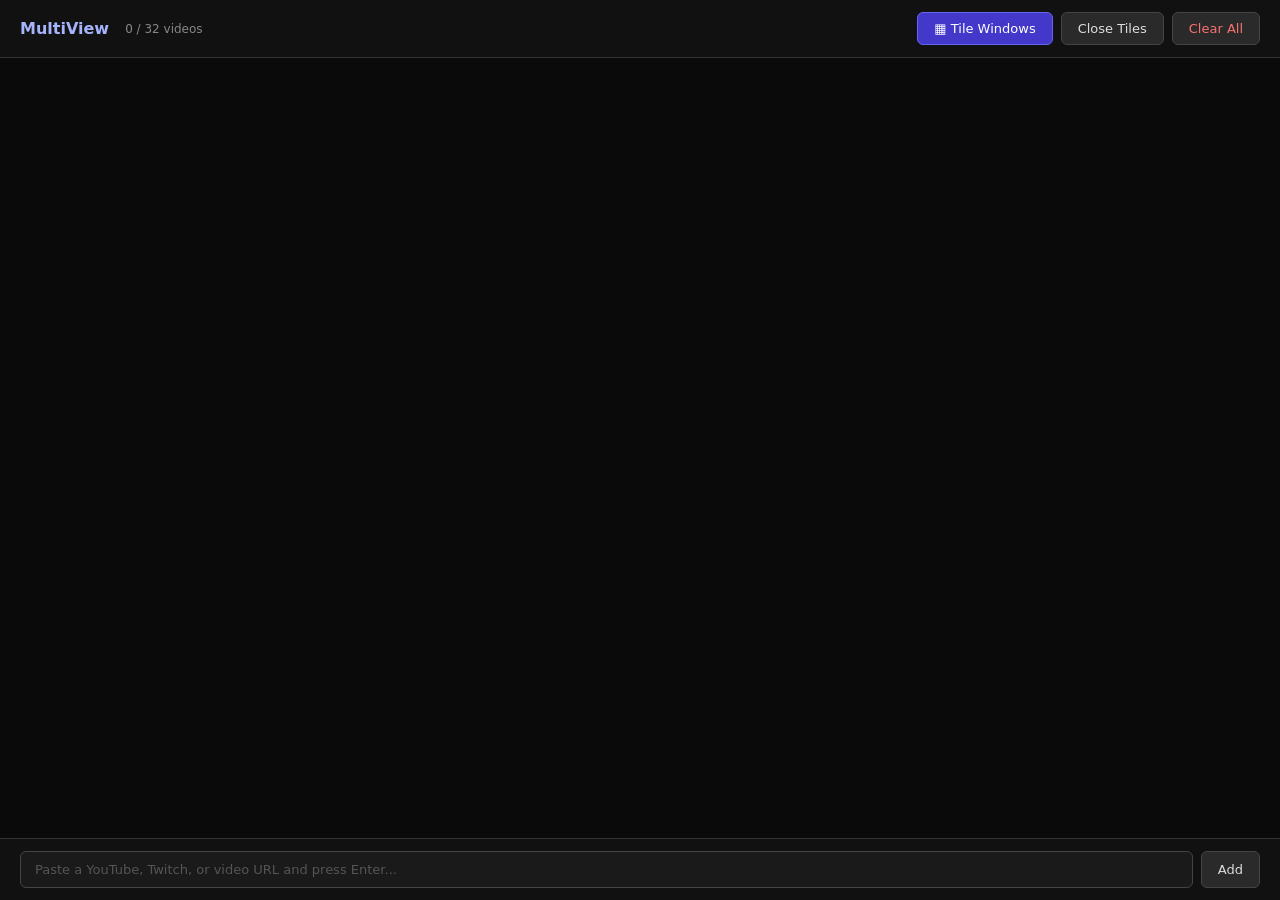
<file: src/grid/grid.html>
<!DOCTYPE html>
<html lang="en">
<head>
  <meta charset="utf-8">
  <title>MultiView</title>
  <style>
    * { margin: 0; padding: 0; box-sizing: border-box; }
    html, body { height: 100%; overflow: hidden; background: #0a0a0a; color: #eee; font-family: system-ui, -apple-system, sans-serif; }

    .app { display: flex; flex-direction: column; height: 100vh; }

    /* Toolbar */
    .toolbar {
      display: flex;
      align-items: center;
      gap: 8px;
      padding: 12px 20px;
      background: #111;
      border-bottom: 1px solid #333;
      flex-shrink: 0;
      flex-wrap: wrap;
    }
    .toolbar-title { font-weight: 700; font-size: 16px; color: #a5b4fc; margin-right: 8px; }
    .toolbar-count { font-size: 12px; color: #888; margin-right: auto; }
    .btn {
      background: #2a2a2a; border: 1px solid #444; color: #ddd;
      padding: 8px 16px; border-radius: 6px; font-size: 13px;
      cursor: pointer; transition: background 0.15s; font-family: inherit; white-space: nowrap;
    }
    .btn:hover { background: #3a3a3a; border-color: #666; }
    .btn.primary { background: #4338ca; border-color: #6366f1; color: white; }
    .btn.primary:hover { background: #4f46e5; }
    .btn.danger { color: #f87171; }
    .btn.danger:hover { background: #451a1a; border-color: #f87171; }

    /* Main content */
    .content {
      flex: 1;
      display: flex;
      flex-direction: column;
      overflow-y: auto;
      padding: 20px;
    }

    /* Queue list */
    .queue-list {
      display: grid;
      grid-template-columns: repeat(auto-fill, minmax(200px, 1fr));
      gap: 12px;
      margin-bottom: 20px;
    }
    .queue-card {
      background: #181818;
      border-radius: 8px;
      overflow: hidden;
      position: relative;
      transition: transform 0.15s;
    }
    .queue-card:hover { transform: scale(1.02); }
    .queue-thumb {
      width: 100%;
      aspect-ratio: 16/9;
      background: #222;
      object-fit: cover;
      display: block;
    }
    .queue-thumb-placeholder {
      width: 100%;
      aspect-ratio: 16/9;
      background: linear-gradient(135deg, #1a1a2e, #16213e);
      display: flex;
      align-items: center;
      justify-content: center;
      color: #444;
      font-size: 28px;
    }
    .queue-card-info {
      padding: 8px 10px;
      display: flex;
      align-items: center;
      gap: 6px;
    }
    .queue-card-title {
      font-size: 12px;
      flex: 1;
      min-width: 0;
      white-space: nowrap;
      overflow: hidden;
      text-overflow: ellipsis;
    }
    .queue-card-site {
      font-size: 10px;
      color: #888;
      text-transform: capitalize;
      flex-shrink: 0;
    }
    .queue-card-remove {
      position: absolute;
      top: 6px;
      right: 6px;
      background: rgba(0,0,0,0.7);
      border: none;
      color: #aaa;
      width: 24px;
      height: 24px;
      border-radius: 50%;
      cursor: pointer;
      font-size: 16px;
      display: flex;
      align-items: center;
      justify-content: center;
      opacity: 0;
      transition: opacity 0.15s;
    }
    .queue-card:hover .queue-card-remove { opacity: 1; }
    .queue-card-remove:hover { color: #f87171; background: rgba(0,0,0,0.9); }

    /* Empty state */
    .empty {
      display: flex;
      flex-direction: column;
      align-items: center;
      justify-content: center;
      flex: 1;
      color: #555;
      gap: 12px;
      text-align: center;
    }
    .empty-icon { font-size: 48px; opacity: 0.4; }
    .empty-steps { font-size: 13px; line-height: 1.8; color: #666; }
    .empty-steps strong { color: #a5b4fc; }

    /* Paste bar */
    .paste-bar {
      display: flex;
      gap: 8px;
      padding: 12px 20px;
      background: #111;
      border-top: 1px solid #333;
      flex-shrink: 0;
    }
    .paste-input {
      flex: 1;
      background: #1a1a1a;
      border: 1px solid #444;
      color: #eee;
      padding: 10px 14px;
      border-radius: 6px;
      font-size: 13px;
      outline: none;
      font-family: inherit;
    }
    .paste-input:focus { border-color: #6366f1; }
    .paste-input::placeholder { color: #555; }
  </style>
</head>
<body>
  <div class="app">
    <div class="toolbar">
      <span class="toolbar-title">MultiView</span>
      <span class="toolbar-count" id="count">0 / 32 videos</span>
      <button class="btn primary" id="tileWindows">&#9638; Tile Windows</button>
      <button class="btn" id="closeTiles">Close Tiles</button>
      <button class="btn danger" id="clearAll">Clear All</button>
    </div>
    <div class="content" id="content"></div>
    <div class="paste-bar">
      <input class="paste-input" id="pasteInput" placeholder="Paste a YouTube, Twitch, or video URL and press Enter..." />
      <button class="btn" id="addUrlBtn">Add</button>
    </div>
  </div>

  <script src="grid.js"></script>
</body>
</html>
</file>
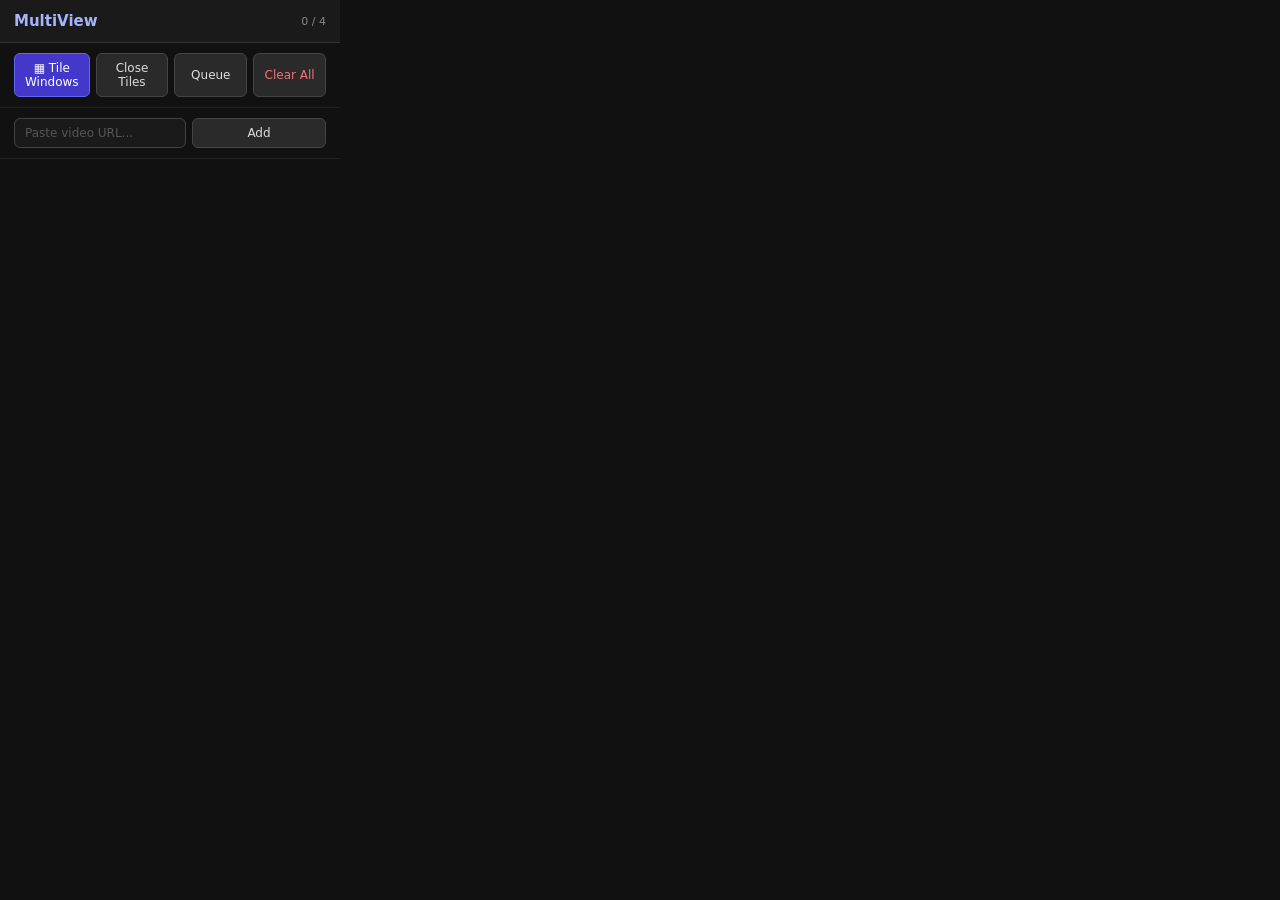
<file: src/popup/popup.html>
<!DOCTYPE html>
<html>
<head>
  <meta charset="utf-8">
  <style>
    * { margin: 0; padding: 0; box-sizing: border-box; }
    body {
      width: 340px;
      max-height: 500px;
      font-family: system-ui, -apple-system, sans-serif;
      background: #111;
      color: #eee;
      font-size: 13px;
    }
    .header {
      display: flex;
      align-items: center;
      gap: 8px;
      padding: 12px 14px;
      background: #1a1a1a;
      border-bottom: 1px solid #333;
    }
    .header-title {
      font-weight: 700;
      font-size: 15px;
      color: #a5b4fc;
    }
    .header-count {
      font-size: 11px;
      color: #888;
      margin-left: auto;
    }
    .actions {
      display: flex;
      gap: 6px;
      padding: 10px 14px;
      border-bottom: 1px solid #222;
    }
    .btn {
      flex: 1;
      background: #2a2a2a;
      border: 1px solid #444;
      color: #ddd;
      padding: 7px 10px;
      border-radius: 6px;
      font-size: 12px;
      cursor: pointer;
      text-align: center;
      font-family: inherit;
    }
    .btn:hover { background: #3a3a3a; }
    .btn.primary { background: #4338ca; border-color: #6366f1; color: white; }
    .btn.primary:hover { background: #4f46e5; }
    .btn.danger { color: #f87171; }
    .btn.danger:hover { background: #451a1a; border-color: #f87171; }
    .paste-row {
      display: flex;
      gap: 6px;
      padding: 10px 14px;
      border-bottom: 1px solid #222;
    }
    .paste-input {
      flex: 1;
      background: #1a1a1a;
      border: 1px solid #444;
      color: #eee;
      padding: 7px 10px;
      border-radius: 6px;
      font-size: 12px;
      outline: none;
      font-family: inherit;
    }
    .paste-input:focus { border-color: #6366f1; }
    .paste-input::placeholder { color: #555; }
    .queue {
      max-height: 320px;
      overflow-y: auto;
    }
    .queue-item {
      display: flex;
      align-items: center;
      gap: 8px;
      padding: 8px 14px;
      border-bottom: 1px solid #1a1a1a;
    }
    .queue-item:hover { background: #1a1a1a; }
    .queue-thumb {
      width: 48px;
      height: 36px;
      border-radius: 4px;
      background: #222;
      object-fit: cover;
      flex-shrink: 0;
    }
    .queue-info {
      flex: 1;
      min-width: 0;
    }
    .queue-title {
      font-size: 12px;
      white-space: nowrap;
      overflow: hidden;
      text-overflow: ellipsis;
    }
    .queue-site {
      font-size: 10px;
      color: #888;
      text-transform: capitalize;
    }
    .queue-remove {
      background: none;
      border: none;
      color: #666;
      font-size: 18px;
      cursor: pointer;
      padding: 0 4px;
      flex-shrink: 0;
    }
    .queue-remove:hover { color: #f87171; }
    .empty {
      padding: 30px 14px;
      text-align: center;
      color: #555;
    }
    .empty-icon { font-size: 32px; margin-bottom: 8px; }
    .tier-pill {
      font-size: 10px;
      font-weight: 600;
      padding: 2px 8px;
      border-radius: 999px;
      cursor: pointer;
      border: none;
      font-family: inherit;
      margin-left: 8px;
    }
    .tier-pill.free { background: #3b1d4a; color: #f0abfc; }
    .tier-pill.free:hover { background: #581c87; }
    .tier-pill.pro { background: #064e3b; color: #6ee7b7; cursor: default; }
    .upsell {
      display: none;
      padding: 10px 14px;
      background: linear-gradient(90deg, #312e81, #581c87);
      border-bottom: 1px solid #444;
      font-size: 12px;
    }
    .upsell.visible { display: block; }
    .upsell-title { font-weight: 600; margin-bottom: 4px; }
    .upsell-sub { color: #cbd5e1; font-size: 11px; margin-bottom: 8px; }
    .upsell button {
      width: 100%;
      background: #6366f1;
      border: none;
      color: white;
      padding: 7px 10px;
      border-radius: 6px;
      font-size: 12px;
      font-weight: 600;
      cursor: pointer;
      font-family: inherit;
    }
    .upsell button:hover { background: #4f46e5; }
    .audio-row {
      padding: 8px 14px;
      border-bottom: 1px solid #222;
    }
    .audio-btn {
      width: 100%;
      display: flex;
      align-items: center;
      justify-content: center;
      gap: 8px;
      font-weight: 600;
    }
    .audio-btn.muted { background: #2a2a2a; color: #d4d4d8; }
    .audio-btn.live { background: #064e3b; border-color: #10b981; color: #6ee7b7; }
    .audio-btn.live:hover { background: #065f46; }
  </style>
</head>
<body>
  <div class="header">
    <span class="header-title">MultiView</span>
    <span class="header-count" id="count">0 / 4</span>
    <button class="tier-pill free" id="tierPill" hidden>Upgrade</button>
  </div>
  <div class="upsell" id="upsell">
    <div class="upsell-title">You've hit the free limit</div>
    <div class="upsell-sub">Unlock up to 32 streams with a one-time $9.99 purchase.</div>
    <button id="upsellCta">Upgrade to Pro</button>
  </div>
  <div class="actions">
    <button class="btn primary" id="tileWindows">&#9638; Tile Windows</button>
    <button class="btn" id="closeTiles">Close Tiles</button>
    <button class="btn" id="openGrid">Queue</button>
    <button class="btn danger" id="clearAll">Clear All</button>
  </div>
  <div class="audio-row" id="audioRow" hidden>
    <button class="btn audio-btn" id="audioToggle">
      <span id="audioIcon">&#128264;</span>
      <span id="audioLabel">Unmute all</span>
    </button>
  </div>
  <div class="paste-row">
    <input class="paste-input" id="pasteUrl" placeholder="Paste video URL..." />
    <button class="btn" id="addUrl">Add</button>
  </div>
  <div class="queue" id="queue"></div>

  <script src="../shared/ExtPay.js"></script>
  <script src="../shared/license.js"></script>
  <script src="popup.js"></script>
</body>
</html>
</file>
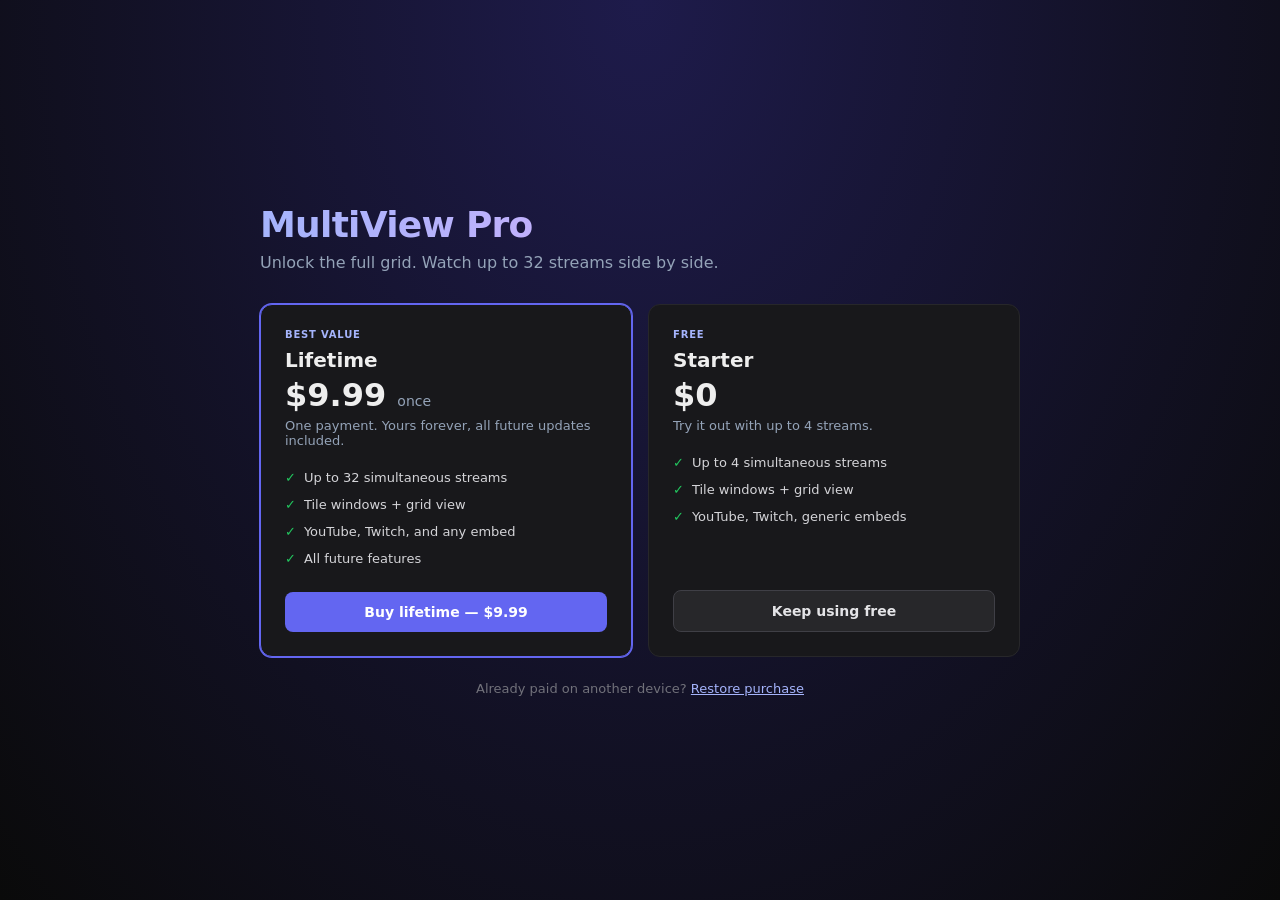
<file: src/popup/upgrade.html>
<!DOCTYPE html>
<html>
<head>
  <meta charset="utf-8">
  <title>MultiView Pro</title>
  <style>
    * { margin: 0; padding: 0; box-sizing: border-box; }
    body {
      font-family: system-ui, -apple-system, sans-serif;
      background: radial-gradient(ellipse at top, #1e1b4b, #0a0a0a);
      color: #eee;
      min-height: 100vh;
      display: flex;
      align-items: center;
      justify-content: center;
      padding: 40px 20px;
    }
    .wrap { max-width: 760px; width: 100%; }
    h1 {
      font-size: 36px;
      font-weight: 800;
      letter-spacing: -0.02em;
      margin-bottom: 8px;
      background: linear-gradient(90deg, #a5b4fc, #f0abfc);
      -webkit-background-clip: text;
      -webkit-text-fill-color: transparent;
      background-clip: text;
    }
    .sub { color: #94a3b8; font-size: 16px; margin-bottom: 32px; }
    .plans { display: grid; grid-template-columns: 1fr 1fr; gap: 16px; margin-bottom: 24px; }
    .plan {
      background: #18181b;
      border: 1px solid #27272a;
      border-radius: 12px;
      padding: 24px;
      display: flex;
      flex-direction: column;
    }
    .plan.featured { border-color: #6366f1; box-shadow: 0 0 0 1px #6366f1; }
    .plan-tag {
      display: inline-block;
      font-size: 10px;
      font-weight: 700;
      letter-spacing: 0.08em;
      text-transform: uppercase;
      color: #a5b4fc;
      margin-bottom: 8px;
    }
    .plan-name { font-size: 20px; font-weight: 700; margin-bottom: 4px; }
    .plan-price { font-size: 32px; font-weight: 800; margin-bottom: 4px; }
    .plan-price small { font-size: 14px; font-weight: 500; color: #94a3b8; }
    .plan-blurb { color: #94a3b8; font-size: 13px; margin-bottom: 16px; }
    ul.feats {
      list-style: none;
      margin-bottom: 20px;
      flex: 1;
    }
    ul.feats li {
      padding: 6px 0;
      font-size: 13px;
      color: #d4d4d8;
      display: flex;
      gap: 8px;
    }
    ul.feats li::before { content: "✓"; color: #22c55e; font-weight: 700; }
    .cta {
      width: 100%;
      padding: 12px;
      border: none;
      border-radius: 8px;
      font-size: 14px;
      font-weight: 600;
      cursor: pointer;
      font-family: inherit;
    }
    .cta.primary { background: #6366f1; color: white; }
    .cta.primary:hover { background: #4f46e5; }
    .cta.secondary { background: #27272a; color: #e4e4e7; border: 1px solid #3f3f46; }
    .cta.secondary:hover { background: #3f3f46; }
    .login-row {
      text-align: center;
      color: #71717a;
      font-size: 13px;
    }
    .login-row a { color: #a5b4fc; cursor: pointer; text-decoration: underline; }
    .status {
      background: #064e3b;
      border: 1px solid #10b981;
      color: #6ee7b7;
      padding: 12px 16px;
      border-radius: 8px;
      margin-bottom: 20px;
      display: none;
    }
    .status.visible { display: block; }
    @media (max-width: 600px) { .plans { grid-template-columns: 1fr; } }
  </style>
</head>
<body>
  <div class="wrap">
    <h1>MultiView Pro</h1>
    <p class="sub">Unlock the full grid. Watch up to 32 streams side by side.</p>

    <div class="status" id="status"></div>

    <div class="plans">
      <div class="plan featured">
        <span class="plan-tag">Best value</span>
        <div class="plan-name">Lifetime</div>
        <div class="plan-price">$9.99 <small>once</small></div>
        <div class="plan-blurb">One payment. Yours forever, all future updates included.</div>
        <ul class="feats">
          <li>Up to 32 simultaneous streams</li>
          <li>Tile windows + grid view</li>
          <li>YouTube, Twitch, and any embed</li>
          <li>All future features</li>
        </ul>
        <button class="cta primary" id="buyLifetime">Buy lifetime — $9.99</button>
      </div>

      <div class="plan">
        <span class="plan-tag">Free</span>
        <div class="plan-name">Starter</div>
        <div class="plan-price">$0</div>
        <div class="plan-blurb">Try it out with up to 4 streams.</div>
        <ul class="feats">
          <li>Up to 4 simultaneous streams</li>
          <li>Tile windows + grid view</li>
          <li>YouTube, Twitch, generic embeds</li>
        </ul>
        <button class="cta secondary" id="closeBtn">Keep using free</button>
      </div>
    </div>

    <p class="login-row">
      Already paid on another device? <a id="loginLink">Restore purchase</a>
    </p>
  </div>

  <script src="../shared/ExtPay.js"></script>
  <script src="../shared/license.js"></script>
  <script src="upgrade.js"></script>
</body>
</html>
</file>
